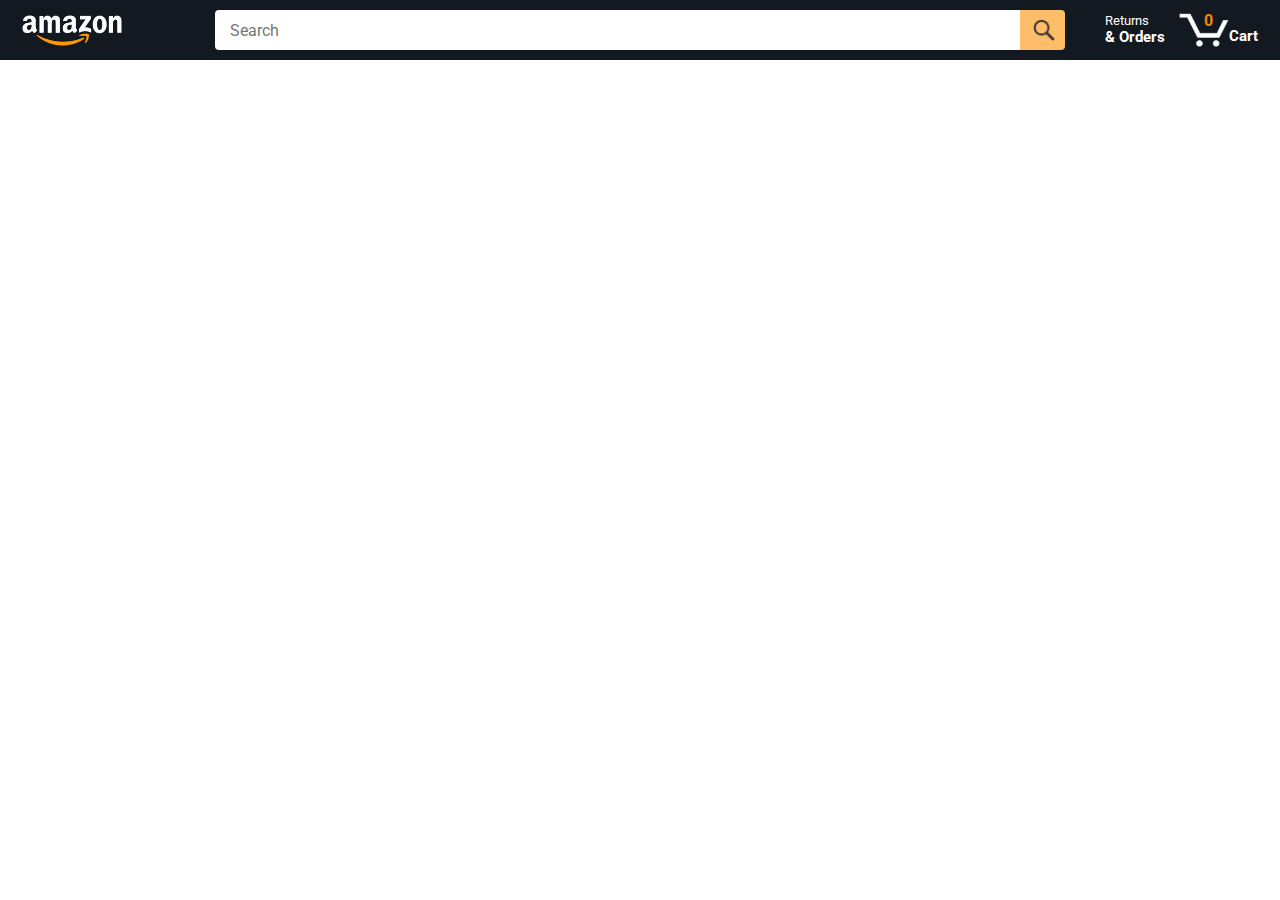
<file: index.html>
<!DOCTYPE html>
<html>
  <head>
    <title>Amazon Project</title>

 
    <meta name="viewport" content="width=device-width, initial-scale=1">


    <link rel="preconnect" href="https://fonts.googleapis.com">
    <link rel="preconnect" href="https://fonts.gstatic.com" crossorigin>
    <link href="https://fonts.googleapis.com/css2?family=Roboto:wght@400;500;700&display=swap" rel="stylesheet">

 
    <link rel="stylesheet" href="styles/shared/general.css">
    <link rel="stylesheet" href="styles/shared/amazon-header.css">
    <link rel="stylesheet" href="styles/pages/amazon.css">
  </head>
  <body>
    <div class="amazon-header">
      <div class="amazon-header-left-section">
        <a href="index.html" class="header-link">
          <img class="amazon-logo"
            src="images/amazon-logo-white.png">
          <img class="amazon-mobile-logo"
            src="images/amazon-mobile-logo-white.png">
        </a>
      </div>

      <div class="amazon-header-middle-section">
        <input class="search-bar" type="text" placeholder="Search">

        <button class="search-button">
          <img class="search-icon" src="images/icons/search-icon.png">
        </button>
      </div>

      <div class="amazon-header-right-section">
        <a class="orders-link header-link" href="orders.html">
          <span class="returns-text">Returns</span>
          <span class="orders-text">& Orders</span>
        </a>

        <a class="cart-link header-link" href="checkout.html">
          <img class="cart-icon" src="images/icons/cart-icon.png">
          <div class="cart-quantity js-cart-quantity" id="cart-quantity">0</div>
          <div class="cart-text">Cart</div>
        </a>
      </div>
    </div>

    <div class="main">
      <div class="products-grid js-products-grid">
      </div>
    </div>

    <script type="module" src="scripts/amazon.js"></script>
    <script>
      document.addEventListener('DOMContentLoaded', function() {
        // Fetch cart data from local storage or backend
        const cartData = JSON.parse(localStorage.getItem('cart')) || [];
    
        // Update cart quantity
        const cartQuantityElement = document.getElementById('cart-quantity');
        cartQuantityElement.textContent = cartData.length;
      });
    </script>
  </body>
</html>
</file>
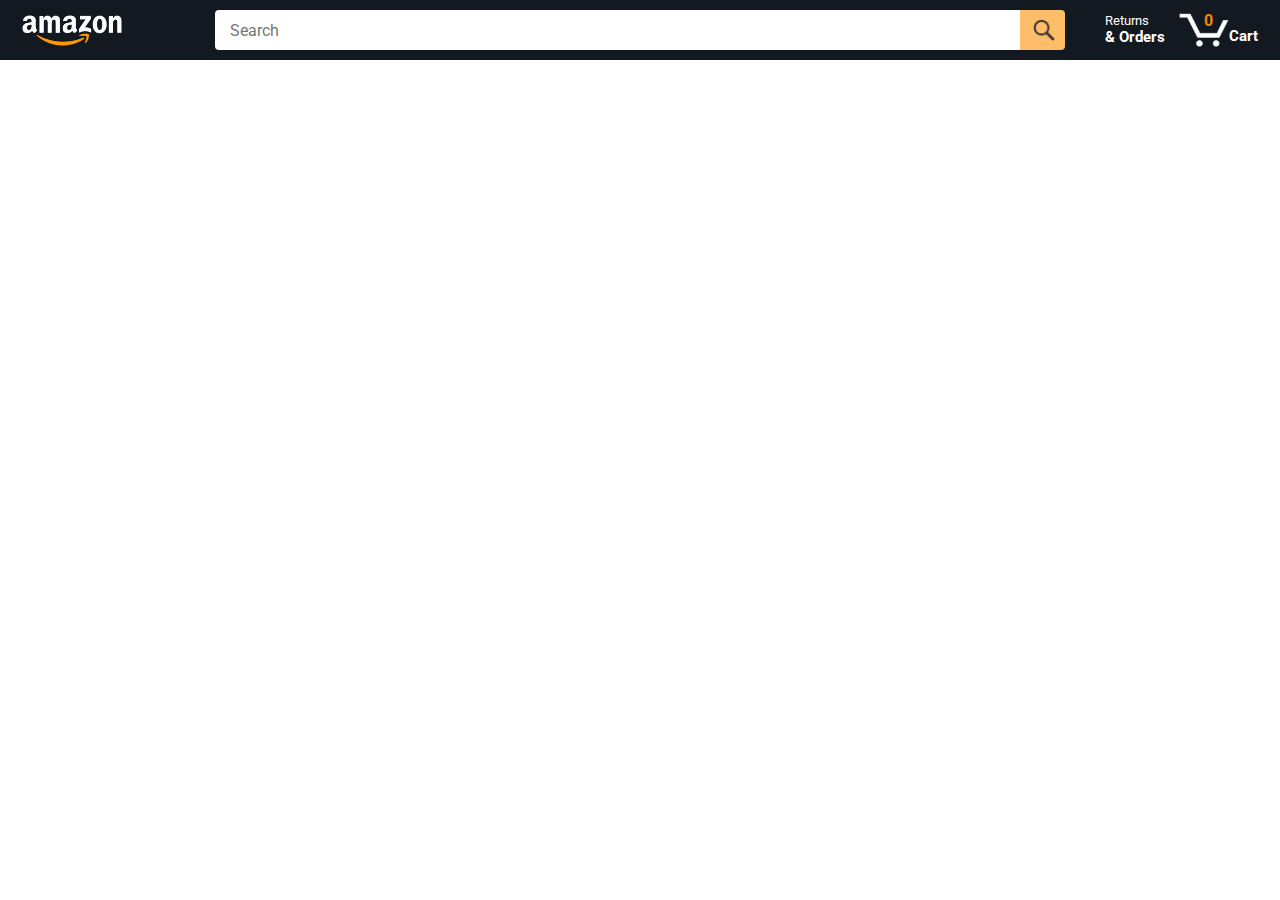
<file: amazon.html>
<!DOCTYPE html>
<html>
  <head>
    <title>Amazon Project</title>

 
    <meta name="viewport" content="width=device-width, initial-scale=1">


    <link rel="preconnect" href="https://fonts.googleapis.com">
    <link rel="preconnect" href="https://fonts.gstatic.com" crossorigin>
    <link href="https://fonts.googleapis.com/css2?family=Roboto:wght@400;500;700&display=swap" rel="stylesheet">

 
    <link rel="stylesheet" href="styles/shared/general.css">
    <link rel="stylesheet" href="styles/shared/amazon-header.css">
    <link rel="stylesheet" href="styles/pages/amazon.css">
  </head>
  <body>
    <div class="amazon-header">
      <div class="amazon-header-left-section">
        <a href="amazon.html" class="header-link">
          <img class="amazon-logo"
            src="images/amazon-logo-white.png">
          <img class="amazon-mobile-logo"
            src="images/amazon-mobile-logo-white.png">
        </a>
      </div>

      <div class="amazon-header-middle-section">
        <input class="search-bar" type="text" placeholder="Search">

        <button class="search-button">
          <img class="search-icon" src="images/icons/search-icon.png">
        </button>
      </div>

      <div class="amazon-header-right-section">
        <a class="orders-link header-link" href="orders.html">
          <span class="returns-text">Returns</span>
          <span class="orders-text">& Orders</span>
        </a>

        <a class="cart-link header-link" href="checkout.html">
          <img class="cart-icon" src="images/icons/cart-icon.png">
          <div class="cart-quantity js-cart-quantity">0</div>
          <div class="cart-text">Cart</div>
        </a>
      </div>
    </div>

    <div class="main">
      <div class="products-grid js-products-grid">
      </div>
    </div>

    <script type="module" src="scripts/amazon.js"></script>
  </body>
</html>
</file>
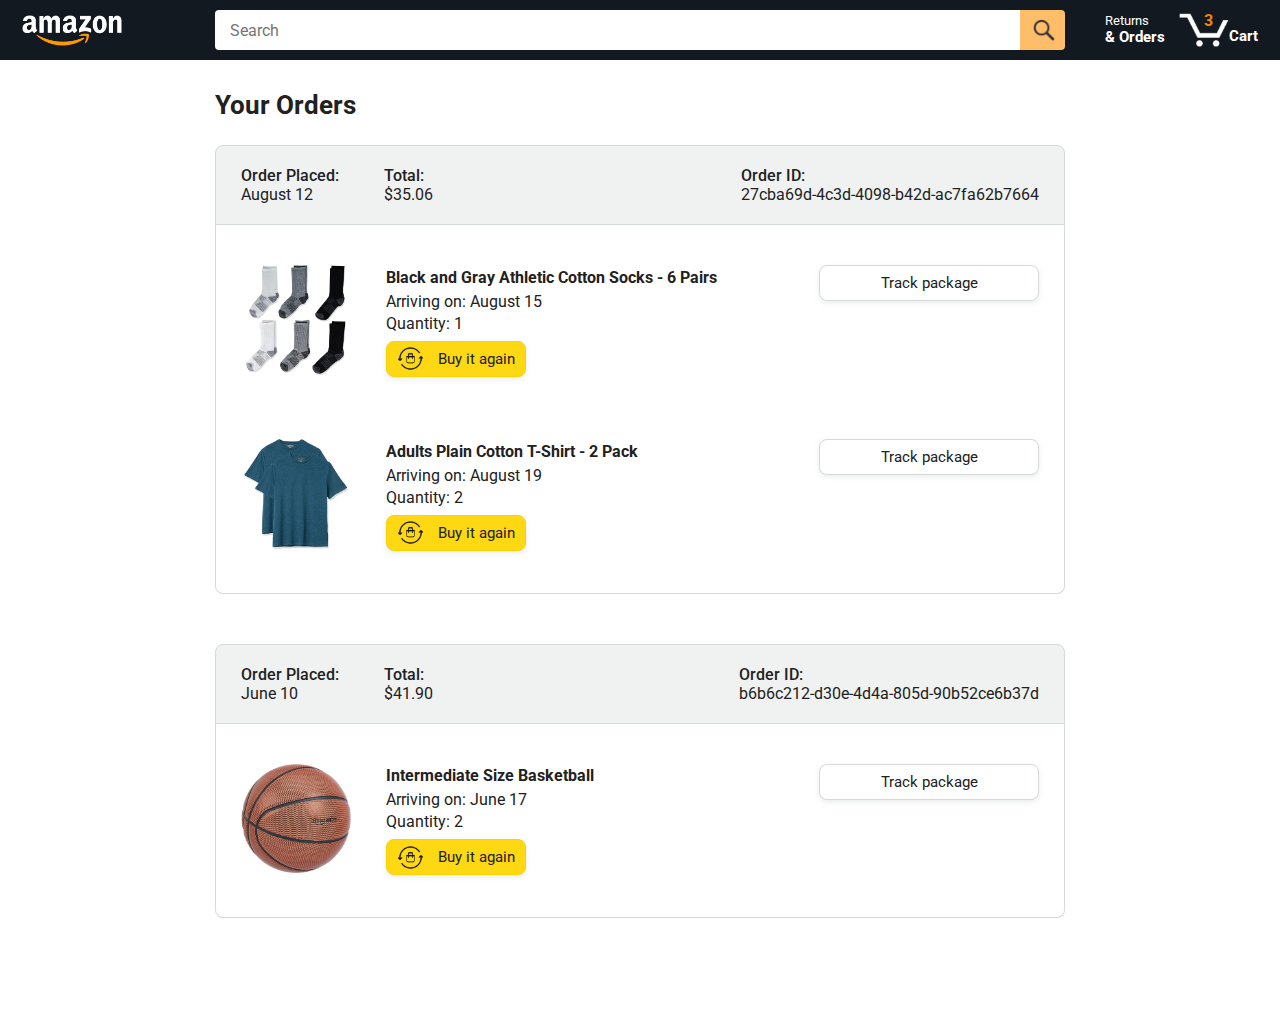
<file: orders.html>
<!DOCTYPE html>
<html>
  <head>
    <title>Orders</title>


    <meta name="viewport" content="width=device-width, initial-scale=1">

 
    <link rel="preconnect" href="https://fonts.googleapis.com">
    <link rel="preconnect" href="https://fonts.gstatic.com" crossorigin>
    <link href="https://fonts.googleapis.com/css2?family=Roboto:wght@400;500;700&display=swap" rel="stylesheet">


    <link rel="stylesheet" href="styles/shared/general.css">
    <link rel="stylesheet" href="styles/shared/amazon-header.css">
    <link rel="stylesheet" href="styles/pages/orders.css">
  </head>
  <body>
    <div class="amazon-header">
      <div class="amazon-header-left-section">
        <a href="index.html" class="header-link">
          <img class="amazon-logo"
            src="images/amazon-logo-white.png">
          <img class="amazon-mobile-logo"
            src="images/amazon-mobile-logo-white.png">
        </a>
      </div>

      <div class="amazon-header-middle-section">
        <input class="search-bar" type="text" placeholder="Search">

        <button class="search-button">
          <img class="search-icon" src="images/icons/search-icon.png">
        </button>
      </div>

      <div class="amazon-header-right-section">
        <a class="orders-link header-link" href="orders.html">
          <span class="returns-text">Returns</span>
          <span class="orders-text">& Orders</span>
        </a>

        <a class="cart-link header-link" href="checkout.html">
          <img class="cart-icon" src="images/icons/cart-icon.png">
          <div class="cart-quantity">3</div>
          <div class="cart-text">Cart</div>
        </a>
      </div>
    </div>

    <div class="main">
      <div class="page-title">Your Orders</div>

      <div class="orders-grid">
        <div class="order-container">
          
          <div class="order-header">
            <div class="order-header-left-section">
              <div class="order-date">
                <div class="order-header-label">Order Placed:</div>
                <div>August 12</div>
              </div>
              <div class="order-total">
                <div class="order-header-label">Total:</div>
                <div>$35.06</div>
              </div>
            </div>

            <div class="order-header-right-section">
              <div class="order-header-label">Order ID:</div>
              <div>27cba69d-4c3d-4098-b42d-ac7fa62b7664</div>
            </div>
          </div>

          <div class="order-details-grid">
            <div class="product-image-container">
              <img src="images/products/athletic-cotton-socks-6-pairs.jpg">
            </div>

            <div class="product-details">
              <div class="product-name">
                Black and Gray Athletic Cotton Socks - 6 Pairs
              </div>
              <div class="product-delivery-date">
                Arriving on: August 15
              </div>
              <div class="product-quantity">
                Quantity: 1
              </div>
              <button class="buy-again-button button-primary">
                <img class="buy-again-icon" src="images/icons/buy-again.png">
                <span class="buy-again-message">Buy it again</span>
              </button>
            </div>

            <div class="product-actions">
              <a href="tracking.html?orderId=123&productId=456">
                <button class="track-package-button button-secondary">
                  Track package
                </button>
              </a>
            </div>

            <div class="product-image-container">
              <img src="images/products/adults-plain-cotton-tshirt-2-pack-teal.jpg">
            </div>

            <div class="product-details">
              <div class="product-name">
                Adults Plain Cotton T-Shirt - 2 Pack
              </div>
              <div class="product-delivery-date">
                Arriving on: August 19
              </div>
              <div class="product-quantity">
                Quantity: 2
              </div>
              <button class="buy-again-button button-primary">
                <img class="buy-again-icon" src="images/icons/buy-again.png">
                <span class="buy-again-message">Buy it again</span>
              </button>
            </div>

            <div class="product-actions">
              <a href="tracking.html">
                <button class="track-package-button button-secondary">
                  Track package
                </button>
              </a>
            </div>
          </div>
        </div>

        <div class="order-container">

          <div class="order-header">
            <div class="order-header-left-section">
              <div class="order-date">
                <div class="order-header-label">Order Placed:</div>
                <div>June 10</div>
              </div>
              <div class="order-total">
                <div class="order-header-label">Total:</div>
                <div>$41.90</div>
              </div>
            </div>

            <div class="order-header-right-section">
              <div class="order-header-label">Order ID:</div>
              <div>b6b6c212-d30e-4d4a-805d-90b52ce6b37d</div>
            </div>
          </div>

          <div class="order-details-grid">
            <div class="product-image-container">
              <img src="images/products/intermediate-composite-basketball.jpg">
            </div>

            <div class="product-details">
              <div class="product-name">
                Intermediate Size Basketball
              </div>
              <div class="product-delivery-date">
                Arriving on: June 17
              </div>
              <div class="product-quantity">
                Quantity: 2
              </div>
              <button class="buy-again-button button-primary">
                <img class="buy-again-icon" src="images/icons/buy-again.png">
                <span class="buy-again-message">Buy it again</span>
              </button>
            </div>

            <div class="product-actions">
              <a href="tracking.html">
                <button class="track-package-button button-secondary">
                  Track package
                </button>
              </a>
            </div>
          </div>
        </div>
      </div>
    </div>
  </body>
</html>
</file>
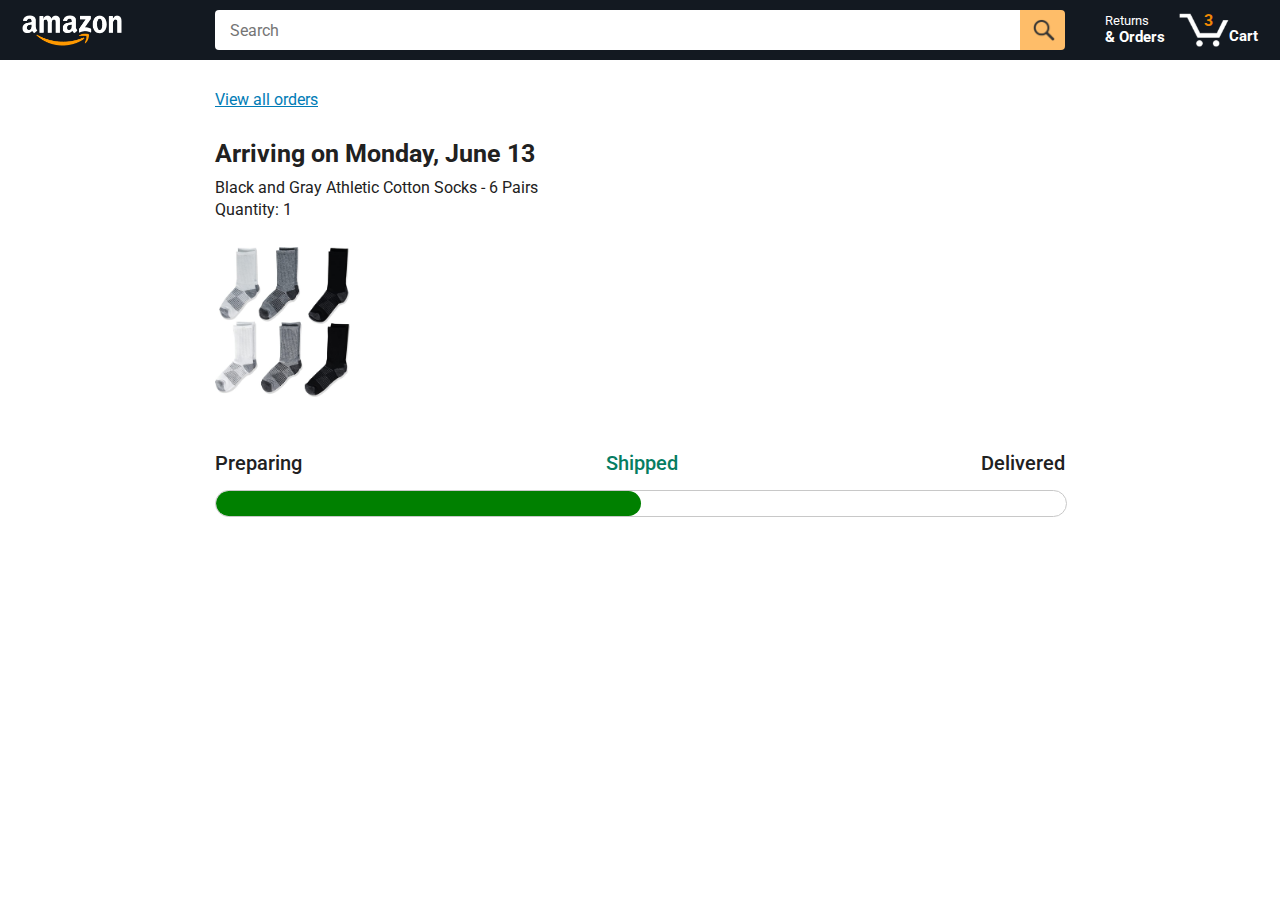
<file: tracking.html>
<!DOCTYPE html>
<html>
  <head>
    <title>Tracking</title>


    <meta name="viewport" content="width=device-width, initial-scale=1">


    <link rel="preconnect" href="https://fonts.googleapis.com">
    <link rel="preconnect" href="https://fonts.gstatic.com" crossorigin>
    <link href="https://fonts.googleapis.com/css2?family=Roboto:wght@400;500;700&display=swap" rel="stylesheet">

    <link rel="stylesheet" href="styles/shared/general.css">
    <link rel="stylesheet" href="styles/shared/amazon-header.css">
    <link rel="stylesheet" href="styles/pages/tracking.css">
  </head>
  <body>
    <div class="amazon-header">
      <div class="amazon-header-left-section">
        <a href="index.html" class="header-link">
          <img class="amazon-logo"
            src="images/amazon-logo-white.png">
          <img class="amazon-mobile-logo"
            src="images/amazon-mobile-logo-white.png">
        </a>
      </div>

      <div class="amazon-header-middle-section">
        <input class="search-bar" type="text" placeholder="Search">

        <button class="search-button">
          <img class="search-icon" src="images/icons/search-icon.png">
        </button>
      </div>

      <div class="amazon-header-right-section">
        <a class="orders-link header-link" href="orders.html">
          <span class="returns-text">Returns</span>
          <span class="orders-text">& Orders</span>
        </a>

        <a class="cart-link header-link" href="checkout.html">
          <img class="cart-icon" src="images/icons/cart-icon.png">
          <div class="cart-quantity">3</div>
          <div class="cart-text">Cart</div>
        </a>
      </div>
    </div>

    <div class="main">
      <div class="order-tracking">
        <a class="back-to-orders-link link-primary" href="orders.html">
          View all orders
        </a>

        <div class="delivery-date">
          Arriving on Monday, June 13
        </div>

        <div class="product-info">
          Black and Gray Athletic Cotton Socks - 6 Pairs
        </div>

        <div class="product-info">
          Quantity: 1
        </div>

        <img class="product-image" src="images/products/athletic-cotton-socks-6-pairs.jpg">

        <div class="progress-labels-container">
          <div class="progress-label">
            Preparing
          </div>
          <div class="progress-label current-status">
            Shipped
          </div>
          <div class="progress-label">
            Delivered
          </div>
        </div>

        <div class="progress-bar-container">
          <div class="progress-bar"></div>
        </div>
      </div>
    </div>

    <script>
     const url = new URL(window.location.href);
     console.log(url.searchParams.get('orderId'));
     console.log(url.searchParams.get('productId'));
    </script>
  </body>
</html>
</file>
<file: styles/shared/general.css>
body {
  font-family: Roboto, Arial;
  color: rgb(33, 33, 33);
  /* The <body> element has a default margin of 8px
     on all sides. This removes the default margins. */
  margin: 0;
}

/* <p> elements have a default margin on the top
   and bottom. This removes the default margins. */
p {
  margin: 0;
}

button {
  cursor: pointer;
}

select {
  cursor: pointer;
}

input, select, button {
  font-family: Roboto, Arial;
}

.button-primary {
  color: rgb(33, 33, 33);
  background-color: rgb(255, 216, 20);
  border: 1px solid rgb(252, 210, 0);
  border-radius: 8px;
  cursor: pointer;
  box-shadow: 0 2px 5px rgba(213, 217, 217, 0.5);
}

.button-primary:hover {
  background-color: rgb(247, 202, 0);
  border: 1px solid rgb(242, 194, 0);
}

.button-primary:active {
  background: rgb(255, 216, 20);
  border-color: rgb(252, 210, 0);
  box-shadow: none;
}

.button-secondary {
  color: rgb(33, 33, 33);
  background: white;
  border: 1px solid rgb(213, 217, 217);
  border-radius: 8px;
  cursor: pointer;
  box-shadow: 0 2px 5px rgba(213, 217, 217, 0.5);
}

.button-secondary:hover {
  background-color: rgb(247, 250, 250);
}

.button-secondary:active {
  background-color: rgb(237, 253, 255);
  box-shadow: none;
}

/* These styles will limit text to 2 lines. Anything
   beyond 2 lines will be replaced with "..."
   You can find this code by using an A.I. tool or by
   searching in Google.
   https://css-tricks.com/almanac/properties/l/line-clamp/ */
.limit-text-to-2-lines {
  display: -webkit-box;
  -webkit-line-clamp: 2;
  -webkit-box-orient: vertical;
  overflow: hidden;
}

.link-primary {
  color: rgb(1, 124, 182);
  cursor: pointer;
}

.link-primary:hover {
  color: rgb(196, 80, 0);
}

/* Styles for dropdown selectors. */
select {
  color: rgb(33, 33, 33);
  background-color: rgb(240, 240, 240);
  border: 1px solid rgb(213, 217, 217);
  border-radius: 8px;
  padding: 3px 5px;
  font-size: 15px;
  cursor: pointer;
  box-shadow: 0 2px 5px rgba(213, 217, 217, 0.5);
}

select:focus,
input:focus {
  outline: 2px solid rgb(255, 153, 0);
}
</file>
<file: styles/shared/amazon-header.css>
.amazon-header {
  background-color: rgb(19, 25, 33);
  color: white;
  padding-left: 15px;
  padding-right: 15px;

  display: flex;
  align-items: center;
  justify-content: space-between;

  position: fixed;
  top: 0;
  left: 0;
  right: 0;
  height: 60px;
}

.amazon-header-left-section {
  width: 180px;
}

@media (max-width: 800px) {
  .amazon-header-left-section {
    width: unset;
  }
}

.header-link {
  display: inline-block;
  padding: 6px;
  border-radius: 2px;
  cursor: pointer;
  text-decoration: none;
  border: 1px solid rgba(0, 0, 0, 0);
}

.header-link:hover {
  border: 1px solid white;
}

.amazon-logo {
  width: 100px;
  margin-top: 5px;
}

.amazon-mobile-logo {
  display: none;
}

@media (max-width: 575px) {
  .amazon-logo {
    display: none;
  }

  .amazon-mobile-logo {
    display: block;
    height: 35px;
    margin-top: 5px;
  }
}

.amazon-header-middle-section {
  flex: 1;
  max-width: 850px;
  margin-left: 10px;
  margin-right: 10px;
  display: flex;
}

.search-bar {
  flex: 1;
  width: 0;
  font-size: 16px;
  height: 38px;
  padding-left: 15px;
  border: none;
  border-top-left-radius: 4px;
  border-bottom-left-radius: 4px;
  border-top-right-radius: 0;
  border-bottom-right-radius: 0;
}

.search-button {
  background-color: rgb(254, 189, 105);
  border: none;
  width: 45px;
  height: 40px;
  border-top-right-radius: 4px;
  border-bottom-right-radius: 4px;
  flex-shrink: 0;
}

.search-icon {
  height: 22px;
  margin-left: 2px;
  margin-top: 3px;
}

.amazon-header-right-section {
  width: 180px;
  flex-shrink: 0;
  display: flex;
  justify-content: end;
}

.orders-link {
  color: white;
}

.returns-text {
  display: block;
  font-size: 13px;
}

.orders-text {
  display: block;
  font-size: 15px;
  font-weight: 700;
}

.cart-link {
  color: white;
  display: flex;
  align-items: center;
  position: relative;
}

.cart-icon {
  width: 50px;
}

.cart-text {
  margin-top: 12px;
  font-size: 15px;
  font-weight: 700;
}

.cart-quantity {
  color: rgb(240, 136, 4);
  font-size: 16px;
  font-weight: 700;

  position: absolute;
  top: 4px;
  left: 22px;
  
  width: 26px;
  text-align: center;
}
</file>
<file: styles/pages/amazon.css>
.main {
  margin-top: 60px;
}

.products-grid {
  display: grid;

 
  grid-template-columns: repeat(8, 1fr);
}


@media (max-width: 2000px) {
  .products-grid {
    grid-template-columns: repeat(7, 1fr);
  }
}


@media (max-width: 1600px) {
  .products-grid {
    grid-template-columns: repeat(6, 1fr);
  }
}

@media (max-width: 1300px) {
  .products-grid {
    grid-template-columns: repeat(5, 1fr);
  }
}

@media (max-width: 1000px) {
  .products-grid {
    grid-template-columns: repeat(4, 1fr);
  }
}

@media (max-width: 800px) {
  .products-grid {
    grid-template-columns: repeat(3, 1fr);
  }
}

@media (max-width: 575px) {
  .products-grid {
    grid-template-columns: repeat(2, 1fr);
  }
}

@media (max-width: 450px) {
  .products-grid {
    grid-template-columns: 1fr;
  }
}

.product-container {
  padding-top: 40px;
  padding-bottom: 25px;
  padding-left: 25px;
  padding-right: 25px;

  border-right: 1px solid rgb(231, 231, 231);
  border-bottom: 1px solid rgb(231, 231, 231);

  display: flex;
  flex-direction: column;
}

.product-image-container {
  display: flex;
  justify-content: center;
  align-items: center;

  height: 180px;
  margin-bottom: 20px;
}

.product-image {

  max-width: 100%;
  max-height: 100%;
}

.product-name {
  height: 40px;
  margin-bottom: 5px;
}

.product-rating-container {
  display: flex;
  align-items: center;
  margin-bottom: 10px;
}

.product-rating-stars {
  width: 100px;
  margin-right: 6px;
}

.product-rating-count {
  color: rgb(1, 124, 182);
  cursor: pointer;
  margin-top: 3px;
}

.product-price {
  font-weight: 700;
  margin-bottom: 10px;
}

.product-quantity-container {
  margin-bottom: 17px;
}

.product-spacer {
  flex: 1;
}

.added-to-cart {
  color: rgb(6, 125, 98);
  font-size: 16px;

  display: flex;
  align-items: center;
  margin-bottom: 8px;
  opacity: 0;
}

.added-to-cart img {
  height: 20px;
  margin-right: 5px;
}

.add-to-cart-button {
  width: 100%;
  padding: 8px;
  border-radius: 50px;
}
</file>
<file: styles/pages/orders.css>
.main {
  max-width: 850px;
  margin-top: 90px;
  margin-bottom: 100px;
  padding-left: 20px;
  padding-right: 20px;

  /* margin-left: auto;
     margin-right auto;
     trick for centering an element horizontally
     without needing a container. */
  margin-left: auto;
  margin-right: auto;
}

.page-title {
  font-weight: 700;
  font-size: 26px;
  margin-bottom: 25px;
}

.orders-grid {
  display: grid;
  grid-template-columns: 1fr;
  row-gap: 50px;
}

.order-header {
  background-color: rgb(240, 242, 242);
  border: 1px solid rgb(213, 217, 217);

  display: flex;
  align-items: center;
  justify-content: space-between;

  padding: 20px 25px;
  border-top-left-radius: 8px;
  border-top-right-radius: 8px;
}

.order-header-left-section {
  display: flex;
  flex-shrink: 0;
}

.order-header-label {
  font-weight: 500;
}

.order-date,
.order-total {
  margin-right: 45px;
}

.order-header-right-section {
  flex-shrink: 1;
}

@media (max-width: 575px) {
  .order-header {
    flex-direction: column;
    align-items: start;
    line-height: 23px;
    padding: 15px;
  }

  .order-header-left-section {
    flex-direction: column;
  }

  .order-header-label {
    margin-right: 5px;
  }

  .order-date,
  .order-total {
    display: grid;
    grid-template-columns: auto 1fr;
    margin-right: 0;
  }

  .order-header-right-section {
    display: grid;
    grid-template-columns: auto 1fr;
  }
}

.order-details-grid {
  padding: 40px 25px;
  border: 1px solid rgb(213, 217, 217);
  border-top: none;
  border-bottom-left-radius: 8px;
  border-bottom-right-radius: 8px;

  display: grid;
  grid-template-columns: 110px 1fr 220px;
  column-gap: 35px;
  row-gap: 60px;
  align-items: center;
}

@media (max-width: 800px) {
  .order-details-grid {
    grid-template-columns: 110px 1fr;
    row-gap: 0;
    padding-bottom: 8px;
  }
}

@media (max-width: 450px) {
  .order-details-grid {
    grid-template-columns: 1fr;
  }
}

.product-image-container {
  text-align: center;
}

.product-image-container img {
  max-width: 110px;
  max-height: 110px;
}

.product-name {
  font-weight: 700;
  margin-bottom: 5px;
}

.product-delivery-date {
  margin-bottom: 3px;
}

.product-quantity {
  margin-bottom: 8px;
}

.buy-again-button {
  font-size: 15px;
  width: 140px;
  height: 36px;
  border-radius: 8px;

  display: flex;
  align-items: center;
  justify-content: center;
}

.buy-again-icon {
  width: 25px;
  margin-right: 15px;
}

.product-actions {
  align-self: start;
}

.track-package-button {
  width: 100%;
  font-size: 15px;
  padding: 8px;
}

@media (max-width: 800px) {
  .buy-again-button {
    margin-bottom: 10px;
  }

  .product-actions {
    /* grid-column: 2 means this element will be placed
       in column 2 in the grid. (Normally, the column that
       an element is placed in is determined by the order
       of the elements in the HTML. grid-column overrides
       this default ordering). */
    grid-column: 2;
    margin-bottom: 30px;
  }

  .track-package-button {
    width: 140px;
  }
}

@media (max-width: 450px) {
  .product-image-container {
    text-align: center;
    margin-bottom: 25px;
  }

  .product-image-container img {
    max-width: 150px;
    max-height: 150px;
  }

  .product-name {
    margin-bottom: 10px;
  }

  .product-quantity {
    margin-bottom: 15px;
  }

  .buy-again-button {
    width: 100%;
    margin-bottom: 15px;
  }

  .product-actions {
    grid-column: auto;
    margin-bottom: 70px;
  }

  .track-package-button {
    width: 100%;
    padding: 12px;
  }
}
</file>
<file: styles/pages/tracking.css>
.main {
  max-width: 850px;
  margin-top: 90px;
  margin-bottom: 100px;
  padding-left: 30px;
  padding-right: 30px;
  margin-left: auto;
  margin-right: auto;
}

.back-to-orders-link {
  display: inline-block;
  margin-bottom: 30px;
}

.delivery-date {
  font-size: 25px;
  font-weight: 700;
  margin-bottom: 10px;
}

.product-info {
  margin-bottom: 3px;
}

.product-image {
  max-width: 150px;
  max-height: 150px;
  margin-top: 25px;
  margin-bottom: 50px;
}

.progress-labels-container {
  display: flex;
  justify-content: space-between;
  font-size: 20px;
  font-weight: 500;
  margin-bottom: 15px;
}

.current-status {
  color: rgb(6, 125, 98);
}

@media (max-width: 575px) {
  .progress-labels-container {
    font-size: 16px;
  }
}

@media (max-width: 450px) {
  .progress-labels-container {
    flex-direction: column;
    margin-bottom: 5px;
  }

  .progress-label {
    margin-bottom: 3px;
  }
}

.progress-bar-container {
  height: 25px;
  width: 100%;

  border: 1px solid rgb(200, 200, 200);
  border-radius: 50px;
  overflow: hidden;
}

.progress-bar {
  height: 100%;
  background-color: green;
  border-radius: 50px;
  width: 50%;
}
</file>
